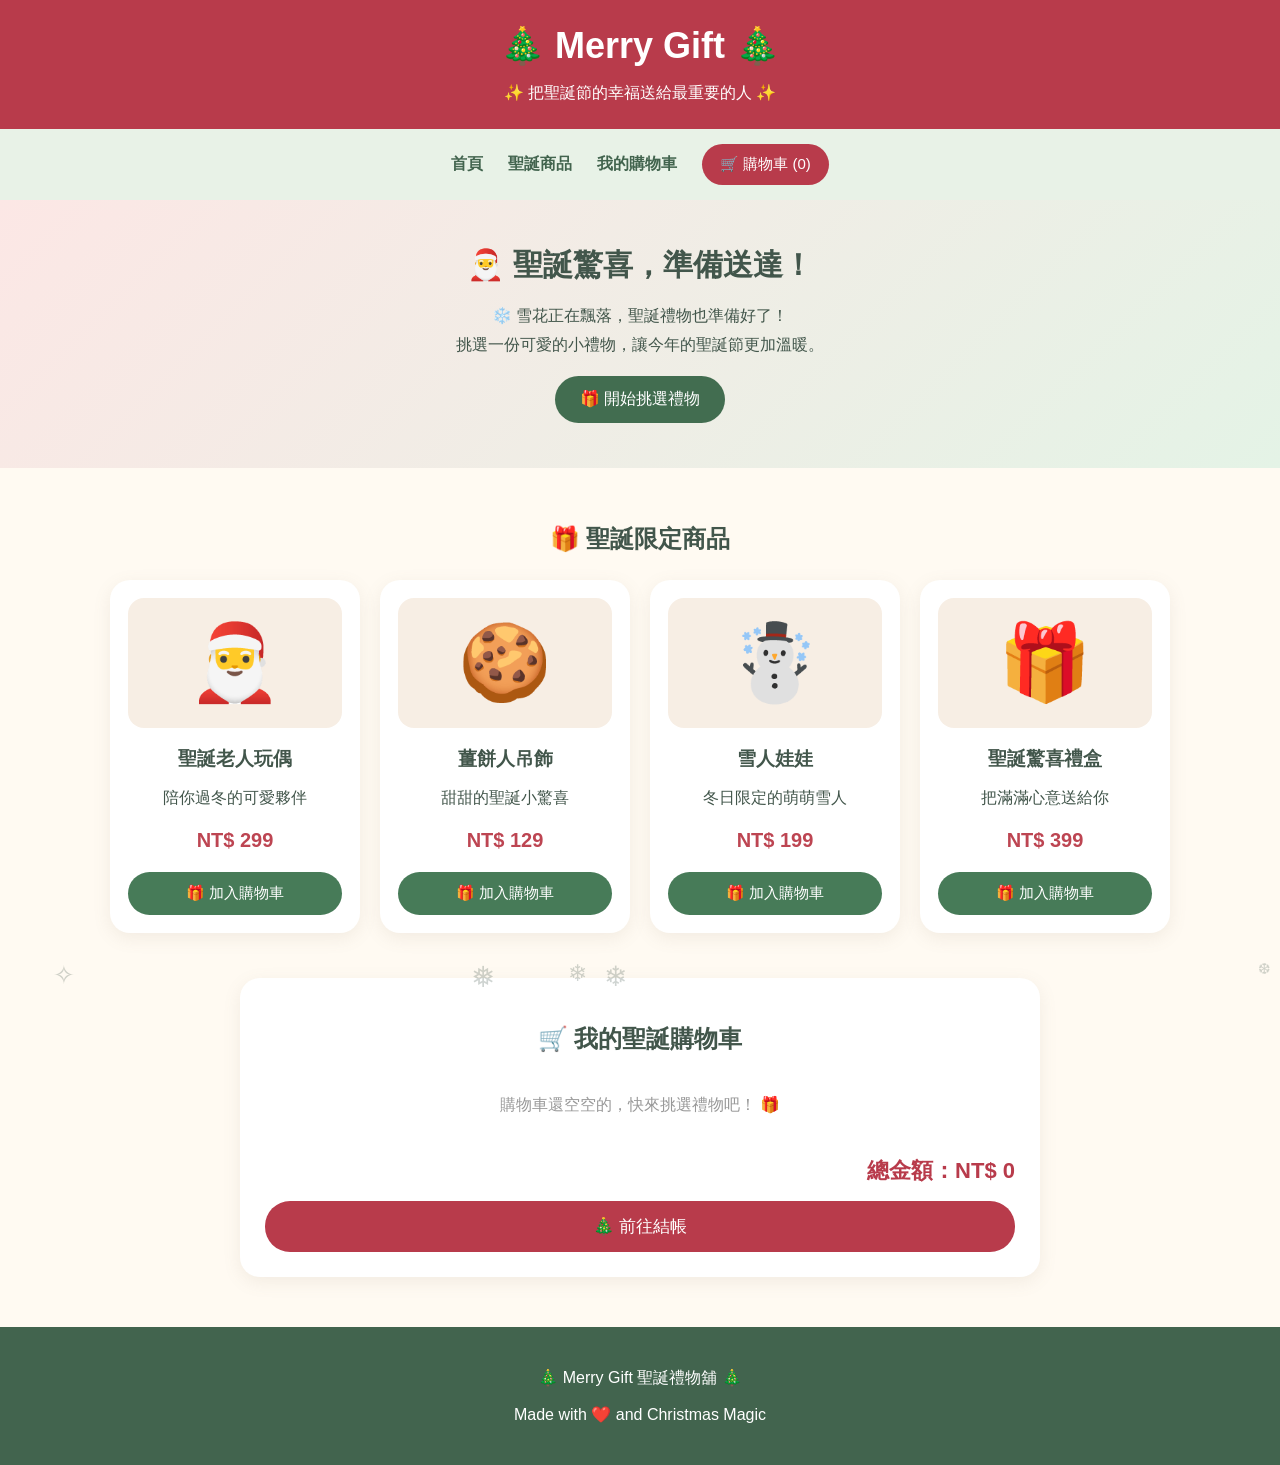
<file: js.html>
<!DOCTYPE html>
<html lang="zh-Hant">
<head>
<meta charset="UTF-8">
<meta name="viewport" content="width=device-width, initial-scale=1.0">
<title>Merry Gift 聖誕禮物舖</title>

<style>
* {
  box-sizing: border-box;
}

body {
  margin: 0;
  font-family: "Microsoft JhengHei", sans-serif;
  background: #fffaf2;
  color: #42564b;
  overflow-x: hidden;
}

header {
  background: #b83b4b;
  color: white;
  text-align: center;
  padding: 25px 15px;
}

header h1 {
  margin: 0;
  font-size: 36px;
}

header p {
  margin-bottom: 0;
}

nav {
  background: #e8f2e7;
  padding: 15px;
  display: flex;
  justify-content: center;
  gap: 25px;
  align-items: center;
  flex-wrap: wrap;
}

nav a {
  color: #42644e;
  text-decoration: none;
  font-weight: bold;
}

.cart-button {
  border: none;
  border-radius: 25px;
  padding: 11px 18px;
  background: #b83b4b;
  color: white;
  font-size: 15px;
  cursor: pointer;
}

.hero {
  text-align: center;
  padding: 45px 15px;
  background: linear-gradient(135deg, #fce7e5, #e4f3e6);
}

.hero h2 {
  font-size: 30px;
  margin: 0 0 12px;
}

.hero p {
  line-height: 1.8;
}

.hero button {
  background: #426d50;
  color: white;
  border: none;
  padding: 13px 25px;
  border-radius: 25px;
  font-size: 16px;
  cursor: pointer;
}

.products {
  max-width: 1100px;
  margin: auto;
  padding: 35px 20px;
}

.section-title {
  text-align: center;
  margin-bottom: 25px;
}

.product-grid {
  display: grid;
  grid-template-columns: repeat(4, minmax(0, 1fr));
  gap: 20px;
}

.product {
  background: white;
  border-radius: 20px;
  padding: 18px;
  text-align: center;
  box-shadow: 0 5px 18px #8a78621c;
  transition: transform 0.3s, box-shadow 0.3s;
}

.product:hover {
  transform: translateY(-7px);
  box-shadow: 0 12px 25px #8a786235;
}

.product-picture {
  height: 130px;
  display: grid;
  place-items: center;
  background: #f7eee4;
  border-radius: 16px;
  font-size: 75px;
}

.product h3 {
  margin-bottom: 8px;
}

.price {
  color: #bd4552;
  font-size: 20px;
  font-weight: bold;
}

.add-button {
  width: 100%;
  background: #477b58;
  color: white;
  border: none;
  border-radius: 25px;
  padding: 12px;
  cursor: pointer;
  font-size: 15px;
  transition: background 0.2s, transform 0.2s;
}

.add-button:hover {
  background: #315c40;
}

.add-button:active {
  transform: scale(0.92);
}

/* 購物車區域 */
.cart-section {
  max-width: 800px;
  margin: 10px auto 50px;
  padding: 25px;
  background: white;
  border-radius: 20px;
  box-shadow: 0 5px 18px #8a78621c;
}

.cart-section h2 {
  text-align: center;
}

.cart-item {
  display: flex;
  align-items: center;
  gap: 12px;
  padding: 12px 0;
  border-bottom: 1px dashed #ddd;
}

.cart-emoji {
  font-size: 30px;
}

.cart-info {
  flex: 1;
}

.cart-info small {
  display: block;
  margin-top: 5px;
  color: #8a8a8a;
}

.quantity-button {
  border: none;
  background: #e8f2e7;
  border-radius: 50%;
  width: 28px;
  height: 28px;
  cursor: pointer;
}

.remove-button {
  border: none;
  background: transparent;
  color: #b83b4b;
  cursor: pointer;
}

.cart-total {
  text-align: right;
  font-size: 22px;
  font-weight: bold;
  color: #b83b4b;
  margin-top: 20px;
}

.checkout-button {
  width: 100%;
  border: none;
  border-radius: 25px;
  padding: 14px;
  margin-top: 15px;
  background: #b83b4b;
  color: white;
  font-size: 17px;
  cursor: pointer;
}

.empty {
  text-align: center;
  color: #999;
  padding: 20px;
}

footer {
  text-align: center;
  padding: 25px;
  background: #42644e;
  color: white;
}

/* 飄雪動畫 */
.snowflake {
  position: fixed;
  top: -30px;
  z-index: 10;
  pointer-events: none;
  animation: snowfall linear forwards;
}

@keyframes snowfall {
  to {
    transform: translateY(110vh) rotate(360deg);
    opacity: 0.25;
  }
}

/* 加入購物車的可愛粒子 */
.particle {
  position: fixed;
  z-index: 100;
  pointer-events: none;
  font-size: 25px;
  animation: pop 0.9s ease-out forwards;
}

@keyframes pop {
  0% {
    opacity: 1;
    transform: translate(0, 0) scale(0.5) rotate(0);
  }
  100% {
    opacity: 0;
    transform: translate(var(--x), var(--y))
      scale(1.5) rotate(160deg);
  }
}

/* 購物車彈跳 */
.cart-bounce {
  animation: bounce 0.45s ease;
}

@keyframes bounce {
  0%, 100% { transform: scale(1); }
  35% { transform: scale(1.25) rotate(-5deg); }
  65% { transform: scale(0.95) rotate(5deg); }
}

/* 加入成功提示 */
.toast {
  position: fixed;
  left: 50%;
  bottom: 35px;
  transform: translate(-50%, 25px);
  background: #42644e;
  color: white;
  padding: 14px 22px;
  border-radius: 30px;
  opacity: 0;
  pointer-events: none;
  z-index: 200;
  transition: 0.3s;
  white-space: nowrap;
}

.toast.show {
  opacity: 1;
  transform: translate(-50%, 0);
}

@media (max-width: 850px) {
  .product-grid {
    grid-template-columns: repeat(2, minmax(0, 1fr));
  }
}

@media (max-width: 450px) {
  .product-grid {
    grid-template-columns: 1fr;
  }

  header h1 {
    font-size: 28px;
  }

  .cart-section {
    margin: 10px;
    padding: 16px;
  }
}
</style>
</head>

<body>

<header>
  <h1>🎄 Merry Gift 🎄</h1>
  <p>✨ 把聖誕節的幸福送給最重要的人 ✨</p>
</header>

<nav>
  <a href="#home">首頁</a>
  <a href="#products">聖誕商品</a>
  <a href="#cart">我的購物車</a>
  <button class="cart-button" id="navCart"
    onclick="goToCart()">
    🛒 購物車 (<span id="cartCount">0</span>)
  </button>
</nav>

<section class="hero" id="home">
  <h2>🎅 聖誕驚喜，準備送達！</h2>
  <p>
    ❄️ 雪花正在飄落，聖誕禮物也準備好了！<br>
    挑選一份可愛的小禮物，讓今年的聖誕節更加溫暖。
  </p>
  <button onclick="goToProducts()">🎁 開始挑選禮物</button>
</section>

<section class="products" id="products">
  <h2 class="section-title">🎁 聖誕限定商品</h2>

  <div class="product-grid" id="productGrid"></div>
</section>

<section class="cart-section" id="cart">
  <h2>🛒 我的聖誕購物車</h2>
  <div id="cartItems">
    <div class="empty">購物車還空空的，快來挑選禮物吧！ 🎁</div>
  </div>
  <div class="cart-total">
    總金額：NT$ <span id="total">0</span>
  </div>
  <button class="checkout-button" onclick="checkout()">
    🎄 前往結帳
  </button>
</section>

<footer>
  <p>🎄 Merry Gift 聖誕禮物舖 🎄</p>
  <p>Made with ❤️ and Christmas Magic</p>
</footer>

<div class="toast" id="toast">
  🎁 成功加入購物車！
</div>

<script>
// 商品資料
const products = [
  { id: 1, name: "聖誕老人玩偶", emoji: "🎅",
    price: 299, desc: "陪你過冬的可愛夥伴" },
  { id: 2, name: "薑餅人吊飾", emoji: "🍪",
    price: 129, desc: "甜甜的聖誕小驚喜" },
  { id: 3, name: "雪人娃娃", emoji: "☃️",
    price: 199, desc: "冬日限定的萌萌雪人" },
  { id: 4, name: "聖誕驚喜禮盒", emoji: "🎁",
    price: 399, desc: "把滿滿心意送給你" }
];

// 購物車資料
let cart = [];
let toastTimer;

const productGrid = document.getElementById("productGrid");

// 顯示商品
function renderProducts() {
  productGrid.innerHTML = products.map(product => `
    <article class="product">
      <div class="product-picture">${product.emoji}</div>
      <h3>${product.name}</h3>
      <p>${product.desc}</p>
      <p class="price">NT$ ${product.price}</p>
      <button class="add-button"
        onclick="addToCart(${product.id}, this)">
        🎁 加入購物車
      </button>
    </article>
  `).join("");
}

// 加入購物車
function addToCart(id, button) {
  const product = products.find(item => item.id === id);
  const existing = cart.find(item => item.id === id);

  if (existing) {
    existing.quantity++;
  } else {
    cart.push({ ...product, quantity: 1 });
  }

  renderCart();
  createMagic(button);
  showToast(`🎁 ${product.name} 已放進購物車！`);

  // 購物車按鈕彈跳
  const navCart = document.getElementById("navCart");
  navCart.classList.remove("cart-bounce");
  void navCart.offsetWidth;
  navCart.classList.add("cart-bounce");

  // 按鈕短暫變化
  button.textContent = "✨ 加入成功！";
  setTimeout(() => {
    button.textContent = "🎁 加入購物車";
  }, 800);
}

// 更新購物車內容
function renderCart() {
  const cartItems = document.getElementById("cartItems");
  const totalElement = document.getElementById("total");

  const count = cart.reduce(
    (sum, item) => sum + item.quantity, 0
  );

  const total = cart.reduce(
    (sum, item) => sum + item.price * item.quantity, 0
  );

  document.getElementById("cartCount").textContent = count;
  totalElement.textContent = total;

  if (cart.length === 0) {
    cartItems.innerHTML =
      '<div class="empty">購物車還空空的，快來挑選禮物吧！ 🎁</div>';
    return;
  }

  cartItems.innerHTML = cart.map(item => `
    <div class="cart-item">
      <span class="cart-emoji">${item.emoji}</span>
      <div class="cart-info">
        <strong>${item.name}</strong>
        <small>NT$ ${item.price} × ${item.quantity}</small>
      </div>
      <button class="quantity-button"
        onclick="changeQuantity(${item.id}, -1)"
        aria-label="減少數量">−</button>
      <span>${item.quantity}</span>
      <button class="quantity-button"
        onclick="changeQuantity(${item.id}, 1)"
        aria-label="增加數量">+</button>
      <button class="remove-button"
        onclick="removeItem(${item.id})">移除</button>
    </div>
  `).join("");
}

// 增加或減少商品數量
function changeQuantity(id, amount) {
  const item = cart.find(item => item.id === id);
  if (!item) return;

  item.quantity += amount;

  if (item.quantity <= 0) {
    cart = cart.filter(item => item.id !== id);
  }

  renderCart();
}

// 移除商品
function removeItem(id) {
  cart = cart.filter(item => item.id !== id);
  renderCart();
  showToast("商品已從購物車移除 🛒");
}

// 加入商品時的粒子特效
function createMagic(button) {
  const rect = button.getBoundingClientRect();
  const emojis = ["❤️", "✨", "🎄", "❄️", "⭐", "🎁"];

  for (let i = 0; i < 12; i++) {
    const particle = document.createElement("span");
    particle.className = "particle";
    particle.textContent =
      emojis[Math.floor(Math.random() * emojis.length)];

    particle.style.left = (rect.left + rect.width / 2) + "px";
    particle.style.top = (rect.top + rect.height / 2) + "px";
    particle.style.setProperty("--x",
      (Math.random() * 200 - 100) + "px");
    particle.style.setProperty("--y",
      (Math.random() * -180 - 20) + "px");

    document.body.appendChild(particle);

    particle.addEventListener("animationend", () => {
      particle.remove();
    });
  }
}

// 顯示提示訊息
function showToast(message) {
  const toast = document.getElementById("toast");
  toast.textContent = message;
  toast.classList.add("show");

  clearTimeout(toastTimer);
  toastTimer = setTimeout(() => {
    toast.classList.remove("show");
  }, 1800);
}

// 持續飄雪
function createSnowflake() {
  const snow = document.createElement("span");
  snow.className = "snowflake";

  const snowTypes = ["❄", "❅", "✧", "❆"];
  snow.textContent =
    snowTypes[Math.floor(Math.random() * snowTypes.length)];

  snow.style.left = Math.random() * 100 + "vw";
  snow.style.fontSize = (12 + Math.random() * 18) + "px";
  snow.style.opacity = 0.4 + Math.random() * 0.6;

  const duration = 5 + Math.random() * 7;
  snow.style.animationDuration = duration + "s";

  document.body.appendChild(snow);

  setTimeout(() => snow.remove(), duration * 1000);
}

// 導覽功能
function goToProducts() {
  document.getElementById("products").scrollIntoView({
    behavior: "smooth"
  });
}

function goToCart() {
  document.getElementById("cart").scrollIntoView({
    behavior: "smooth"
  });
}

// 模擬結帳
function checkout() {
  if (cart.length === 0) {
    showToast("🎁 購物車是空的喔！");
    return;
  }

  const total = cart.reduce(
    (sum, item) => sum + item.price * item.quantity, 0
  );

  alert(
    "🎄 感謝光臨 Merry Gift！\n\n" +
    "商品總金額：NT$ " + total +
    "\n這是課堂作業展示版，尚未串接真實付款。"
  );
}

// 啟動網站
renderProducts();
renderCart();
setInterval(createSnowflake, 250);
</script>

</body>
</html>
</file>
